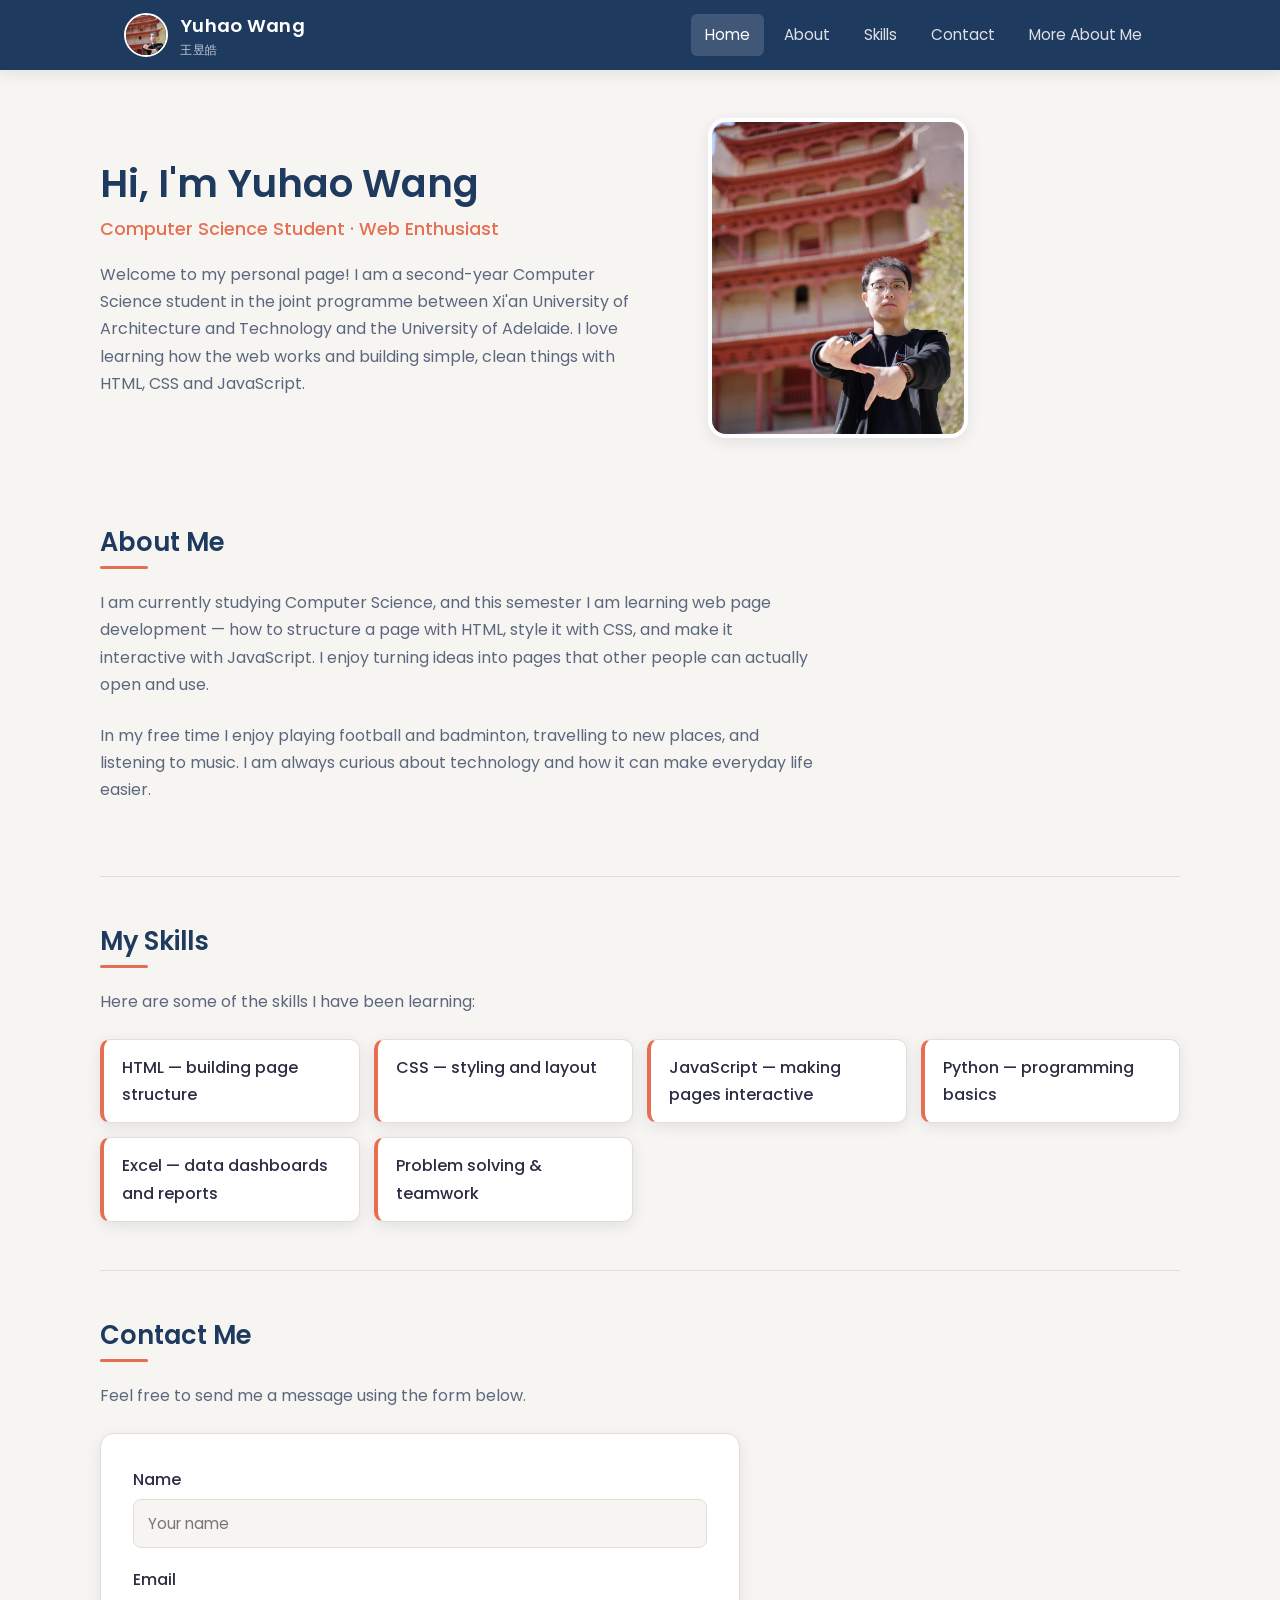
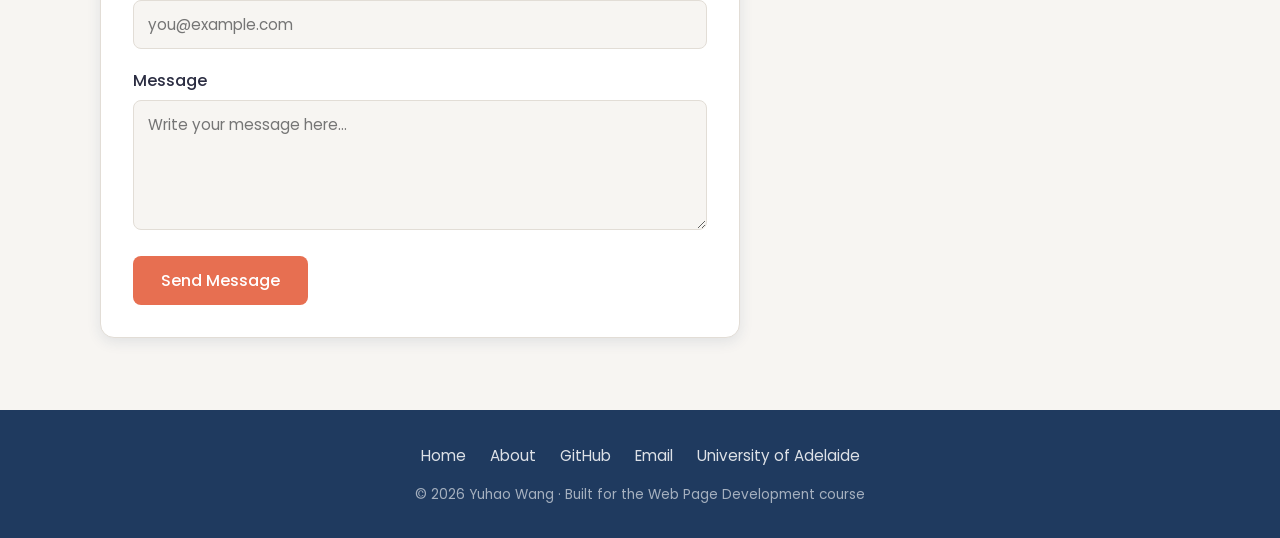
<file: Assignment1.2_PersonalProfilePage/index.html>
<!DOCTYPE html>
<html lang="en">
<head>
  <meta charset="UTF-8">
  <meta name="viewport" content="width=device-width, initial-scale=1.0">
  <title>Yuhao Wang | Personal Profile Page</title>

  <!-- Google Fonts (requirement: use fonts from Google Fonts) -->
  <link rel="preconnect" href="https://fonts.googleapis.com">
  <link rel="preconnect" href="https://fonts.gstatic.com" crossorigin>
  <link href="https://fonts.googleapis.com/css2?family=Poppins:wght@300;400;500;600&display=swap" rel="stylesheet">

  <!-- Link stylesheet with a relative path -->
  <link rel="stylesheet" href="css/styles.css">
</head>
<body>

  <!-- ============ Header: name, photo and navigation links ============ -->
  <header class="site-header">
    <nav class="nav">
      <div class="brand">
        <img src="images/profile.jpg" alt="Yuhao Wang profile photo">
        <span>
          Yuhao Wang
          <span class="brand-sub">王昱皓</span>
        </span>
      </div>
      <ul class="nav-links">
        <li><a href="index.html" class="active">Home</a></li>
        <li><a href="index.html#about">About</a></li>
        <li><a href="index.html#skills">Skills</a></li>
        <li><a href="index.html#contact">Contact</a></li>
        <li><a href="about.html">More About Me</a></li>
      </ul>
    </nav>
  </header>

  <main>

    <!-- ============ Hero ============ -->
    <section class="container hero">
      <div class="hero-text">
        <h1>Hi, I'm Yuhao Wang</h1>
        <p class="tagline">Computer Science Student · Web Enthusiast</p>
        <p>
          Welcome to my personal page! I am a second-year Computer Science student
          in the joint programme between Xi'an University of Architecture and
          Technology and the University of Adelaide. I love learning how the web
          works and building simple, clean things with HTML, CSS and JavaScript.
        </p>
      </div>
      <div class="hero-photo">
        <img src="images/profile.jpg" alt="A photo of Yuhao Wang">
      </div>
    </section>

    <!-- ============ About section ============ -->
    <section id="about" class="section container">
      <h2>About Me</h2>
      <p class="lead">
        I am currently studying Computer Science, and this semester I am learning
        web page development — how to structure a page with HTML, style it with
        CSS, and make it interactive with JavaScript. I enjoy turning ideas into
        pages that other people can actually open and use.
      </p>
      <p class="lead">
        In my free time I enjoy playing football and badminton, travelling to new
        places, and listening to music. I am always curious about technology and
        how it can make everyday life easier.
      </p>
    </section>

    <!-- ============ Skills section (HTML list with CSS styling) ============ -->
    <section id="skills" class="section container">
      <h2>My Skills</h2>
      <p class="lead">Here are some of the skills I have been learning:</p>
      <ul class="skills-list">
        <li>HTML — building page structure</li>
        <li>CSS — styling and layout</li>
        <li>JavaScript — making pages interactive</li>
        <li>Python — programming basics</li>
        <li>Excel — data dashboards and reports</li>
        <li>Problem solving &amp; teamwork</li>
      </ul>
    </section>

    <!-- ============ Contact form ============ -->
    <section id="contact" class="section container">
      <h2>Contact Me</h2>
      <p class="lead">Feel free to send me a message using the form below.</p>

      <form class="contact-form" action="#" method="post">
        <div class="form-group">
          <label for="name">Name</label>
          <input type="text" id="name" name="name" placeholder="Your name" required>
        </div>

        <div class="form-group">
          <label for="email">Email</label>
          <input type="email" id="email" name="email" placeholder="you@example.com" required>
        </div>

        <div class="form-group">
          <label for="message">Message</label>
          <textarea id="message" name="message" placeholder="Write your message here..." required></textarea>
        </div>

        <button type="submit" class="btn">Send Message</button>
      </form>
    </section>

  </main>

  <!-- ============ Footer with links ============ -->
  <footer class="site-footer">
    <ul class="footer-links">
      <li><a href="index.html">Home</a></li>
      <li><a href="about.html">About</a></li>
      <li><a href="https://github.com/" target="_blank" rel="noopener">GitHub</a></li>
      <li><a href="mailto:2686757902@qq.com">Email</a></li>
      <li><a href="https://www.adelaide.edu.au/" target="_blank" rel="noopener">University of Adelaide</a></li>
    </ul>
    <p>&copy; 2026 Yuhao Wang · Built for the Web Page Development course</p>
  </footer>

</body>
</html>
</file>
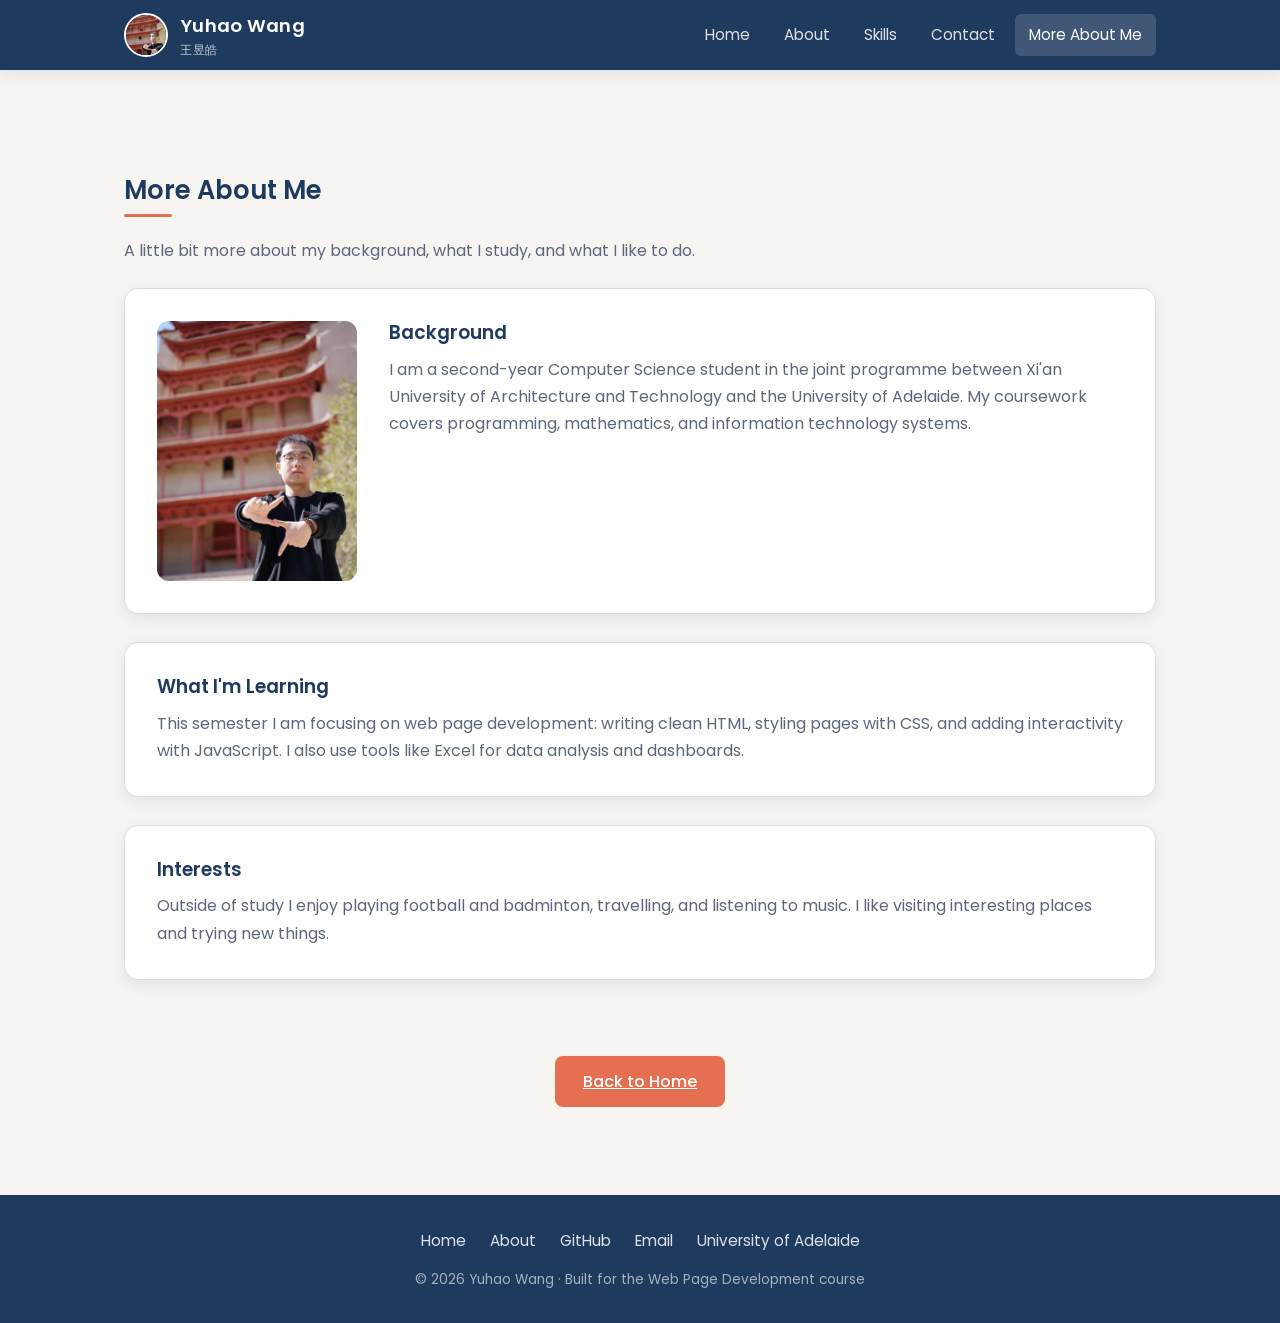
<file: Assignment1.2_PersonalProfilePage/about.html>
<!DOCTYPE html>
<html lang="en">
<head>
  <meta charset="UTF-8">
  <meta name="viewport" content="width=device-width, initial-scale=1.0">
  <title>About Me | Yuhao Wang</title>

  <!-- Google Fonts (same fonts as the home page) -->
  <link rel="preconnect" href="https://fonts.googleapis.com">
  <link rel="preconnect" href="https://fonts.gstatic.com" crossorigin>
  <link href="https://fonts.googleapis.com/css2?family=Poppins:wght@300;400;500;600&display=swap" rel="stylesheet">

  <!-- Link stylesheet with a relative path -->
  <link rel="stylesheet" href="css/styles.css">
</head>
<body>

  <!-- ============ Header: name, photo and navigation links ============ -->
  <header class="site-header">
    <nav class="nav">
      <div class="brand">
        <img src="images/profile.jpg" alt="Yuhao Wang profile photo">
        <span>
          Yuhao Wang
          <span class="brand-sub">王昱皓</span>
        </span>
      </div>
      <ul class="nav-links">
        <li><a href="index.html">Home</a></li>
        <li><a href="index.html#about">About</a></li>
        <li><a href="index.html#skills">Skills</a></li>
        <li><a href="index.html#contact">Contact</a></li>
        <li><a href="about.html" class="active">More About Me</a></li>
      </ul>
    </nav>
  </header>

  <main class="container">

    <section class="section">
      <h2>More About Me</h2>
      <p class="lead">
        A little bit more about my background, what I study, and what I like to do.
      </p>

      <div class="about-card">
        <img src="images/profile.jpg" alt="A photo of Yuhao Wang">
        <div>
          <h3>Background</h3>
          <p>
            I am a second-year Computer Science student in the joint programme
            between Xi'an University of Architecture and Technology and the
            University of Adelaide. My coursework covers programming, mathematics,
            and information technology systems.
          </p>
        </div>
      </div>

      <div class="about-card">
        <div>
          <h3>What I'm Learning</h3>
          <p>
            This semester I am focusing on web page development: writing clean
            HTML, styling pages with CSS, and adding interactivity with
            JavaScript. I also use tools like Excel for data analysis and
            dashboards.
          </p>
        </div>
      </div>

      <div class="about-card">
        <div>
          <h3>Interests</h3>
          <p>
            Outside of study I enjoy playing football and badminton, travelling,
            and listening to music. I like visiting interesting places and trying
            new things.
          </p>
        </div>
      </div>
    </section>

    <p style="text-align:center; margin-bottom: 8px;">
      <a href="index.html" class="btn">Back to Home</a>
    </p>

  </main>

  <!-- ============ Footer with links ============ -->
  <footer class="site-footer">
    <ul class="footer-links">
      <li><a href="index.html">Home</a></li>
      <li><a href="about.html">About</a></li>
      <li><a href="https://github.com/" target="_blank" rel="noopener">GitHub</a></li>
      <li><a href="mailto:2686757902@qq.com">Email</a></li>
      <li><a href="https://www.adelaide.edu.au/" target="_blank" rel="noopener">University of Adelaide</a></li>
    </ul>
    <p>&copy; 2026 Yuhao Wang · Built for the Web Page Development course</p>
  </footer>

</body>
</html>
</file>
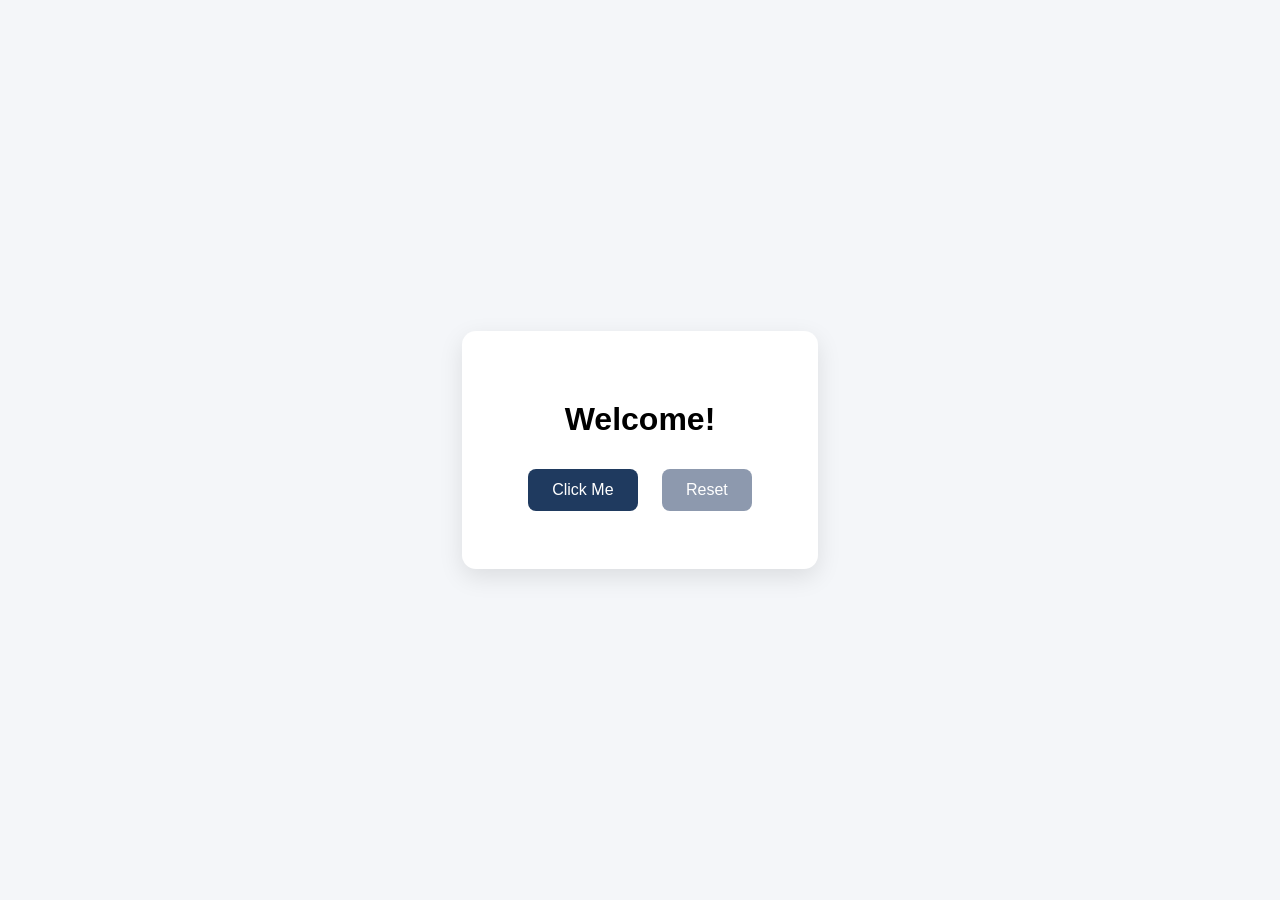
<file: Assignment1.3_InteractivePage/mypage.html>
<!DOCTYPE html>
<html lang="en">
<head>
  <meta charset="UTF-8">
  <meta name="viewport" content="width=device-width, initial-scale=1.0">
  <title>My Interactive Page</title>

  <!-- Simple styling (not required by the steps, just to make the page look tidy) -->
  <style>
    body {
      font-family: "Segoe UI", Arial, sans-serif;
      display: flex;
      justify-content: center;
      align-items: center;
      min-height: 100vh;
      margin: 0;
      background-color: #f4f6f9;
    }

    .card {
      background: #ffffff;
      padding: 48px 56px;
      border-radius: 14px;
      box-shadow: 0 8px 24px rgba(0, 0, 0, 0.10);
      text-align: center;
    }

    button {
      margin: 10px;
      padding: 12px 24px;
      font-size: 1rem;
      font-family: inherit;
      border: none;
      border-radius: 8px;
      background-color: #1f3a5f;
      color: #ffffff;
      cursor: pointer;
    }

    button:hover {
      opacity: 0.9;
    }

    /* The reset button (Step 9 bonus) uses a softer colour */
    #resetButton {
      background-color: #8d99ae;
    }
  </style>
</head>
<body>

  <div class="card">
    <!-- Step 2: Add a heading -->
    <h1 id="myHeading">Welcome!</h1>

    <!-- Step 3: Add a button -->
    <button id="myButton">Click Me</button>

    <!-- Step 9 (Bonus): a second button that changes the heading back -->
    <button id="resetButton">Reset</button>
  </div>

  <!-- Step 4: Add a <script> section before </body> -->
  <script>
    // Step 5: Use document.getElementById to find the button
    const myButton = document.getElementById('myButton');

    // Step 6: Use addEventListener to listen for 'click' events
    myButton.addEventListener('click', function () {

      // Step 7: When clicked, change the heading text to something fun
      document.getElementById('myHeading').textContent = 'You clicked me! Hooray!';

      // Step 8 (Bonus): Change the heading colour too!
      document.getElementById('myHeading').style.color = '#e76f51';
    });

    // Step 9 (Bonus): Add a second button that changes it back
    const resetButton = document.getElementById('resetButton');
    resetButton.addEventListener('click', function () {
      document.getElementById('myHeading').textContent = 'Welcome!';
      document.getElementById('myHeading').style.color = '#000000';
    });
  </script>

</body>
</html>
</file>
<file: Assignment1.2_PersonalProfilePage/css/styles.css>
/* ============================================================
   Personal Profile Page — styles.css
   Assignment 1.2: Build a Personal Profile Page
   Course: Web Page Development
   ------------------------------------------------------------
   This stylesheet is linked from every page with a relative
   path:  <link rel="stylesheet" href="css/styles.css">
   ============================================================ */

/* ---------- Colour scheme & design tokens ---------- */
:root {
  --primary: #1f3a5f;      /* deep navy — main colour */
  --primary-dark: #16293f; /* darker navy for hover */
  --accent: #e76f51;       /* terracotta — highlight colour */
  --accent-soft: #f4a261;  /* warm amber — secondary highlight */
  --bg: #f7f5f2;           /* warm off-white page background */
  --card: #ffffff;         /* card background */
  --text: #2b2d42;         /* main text colour */
  --text-light: #5c677d;   /* secondary text colour */
  --border: #e2ddd6;       /* light border colour */
  --shadow: 0 4px 14px rgba(31, 58, 95, 0.10);
}

/* ---------- Reset & base ---------- */
* {
  margin: 0;
  padding: 0;
  box-sizing: border-box;
}

html {
  scroll-behavior: smooth;  /* smooth scrolling for anchor links */
}

body {
  font-family: "Poppins", "Segoe UI", "Microsoft YaHei", Arial, sans-serif;
  background-color: var(--bg);
  color: var(--text);
  line-height: 1.7;
}

img {
  max-width: 100%;
  display: block;
}

h1, h2, h3 {
  font-weight: 600;
  line-height: 1.3;
}

/* ---------- Header & navigation ---------- */
.site-header {
  position: sticky;
  top: 0;
  background-color: var(--primary);
  color: #ffffff;
  box-shadow: var(--shadow);
  z-index: 10;
}

.nav {
  max-width: 1080px;
  margin: 0 auto;
  padding: 0 24px;
  height: 70px;
  display: flex;
  align-items: center;
  justify-content: space-between;
  gap: 16px;
}

/* Brand: name + photo on the left of the header */
.brand {
  display: flex;
  align-items: center;
  gap: 12px;
  font-weight: 600;
  font-size: 1.15rem;
  letter-spacing: 0.3px;
}

.brand img {
  width: 44px;
  height: 44px;
  border-radius: 50%;
  object-fit: cover;      /* crop the photo neatly inside a circle */
  border: 2px solid #ffffff;
}

.brand .brand-sub {
  display: block;
  font-size: 0.72rem;
  font-weight: 400;
  color: rgba(255, 255, 255, 0.75);
  letter-spacing: 0.5px;
}

/* Navigation links (an HTML list, styled with CSS) */
.nav-links {
  list-style: none;
  display: flex;
  gap: 6px;
  flex-wrap: wrap;
}

.nav-links a {
  display: inline-block;
  color: rgba(255, 255, 255, 0.85);
  text-decoration: none;
  padding: 8px 14px;
  border-radius: 6px;
  font-size: 0.95rem;
  transition: background-color 0.2s ease, color 0.2s ease;
}

.nav-links a:hover,
.nav-links a.active {
  background-color: rgba(255, 255, 255, 0.15);
  color: #ffffff;
}

/* ---------- Layout container ---------- */
.container {
  max-width: 1080px;
  margin: 0 auto;
  padding: 56px 24px;
}

/* ---------- Hero ---------- */
.hero {
  display: flex;
  align-items: center;
  gap: 48px;
  padding: 48px 0 40px;
}

.hero-text h1 {
  font-size: 2.4rem;
  color: var(--primary);
  margin-bottom: 6px;
}

.hero-text .tagline {
  font-size: 1.1rem;
  color: var(--accent);
  font-weight: 500;
  margin-bottom: 16px;
}

.hero-text p {
  color: var(--text-light);
  max-width: 560px;
}

.hero-photo {
  flex-shrink: 0;
}

.hero-photo img {
  width: 260px;
  height: 320px;
  object-fit: cover;
  border-radius: 18px;
  box-shadow: var(--shadow);
  border: 4px solid var(--card);
}

/* ---------- Sections ---------- */
.section {
  padding: 48px 0;
}

.section + .section {
  border-top: 1px solid var(--border);
}

.section h2 {
  font-size: 1.6rem;
  color: var(--primary);
  margin-bottom: 20px;
  position: relative;
  padding-bottom: 10px;
}

.section h2::after {
  content: "";
  position: absolute;
  left: 0;
  bottom: 0;
  width: 48px;
  height: 3px;
  border-radius: 3px;
  background: var(--accent);
}

.section p.lead {
  color: var(--text-light);
  max-width: 720px;
  margin-bottom: 24px;
}

/* ---------- Skills (HTML list with CSS styling) ---------- */
.skills-list {
  list-style: none;
  display: grid;
  grid-template-columns: repeat(auto-fit, minmax(220px, 1fr));
  gap: 14px;
}

.skills-list li {
  background: var(--card);
  border: 1px solid var(--border);
  border-left: 4px solid var(--accent);
  border-radius: 10px;
  padding: 14px 18px;
  font-weight: 500;
  box-shadow: var(--shadow);
  transition: transform 0.2s ease, box-shadow 0.2s ease;
}

.skills-list li:hover {
  transform: translateY(-3px);
  box-shadow: 0 8px 20px rgba(31, 58, 95, 0.14);
}

/* ---------- Contact form ---------- */
.contact-form {
  background: var(--card);
  border: 1px solid var(--border);
  border-radius: 14px;
  padding: 32px;
  max-width: 640px;
  box-shadow: var(--shadow);
}

.form-group {
  margin-bottom: 18px;
}

.form-group label {
  display: block;
  font-weight: 500;
  margin-bottom: 6px;
  color: var(--text);
}

.form-group input,
.form-group textarea {
  width: 100%;
  padding: 12px 14px;
  border: 1px solid var(--border);
  border-radius: 8px;
  font-family: inherit;
  font-size: 0.95rem;
  background: var(--bg);
  color: var(--text);
  transition: border-color 0.2s ease, box-shadow 0.2s ease;
}

.form-group input:focus,
.form-group textarea:focus {
  outline: none;
  border-color: var(--accent);
  box-shadow: 0 0 0 3px rgba(231, 111, 81, 0.15);
  background: #ffffff;
}

.form-group textarea {
  resize: vertical;
  min-height: 130px;
}

.btn {
  display: inline-block;
  border: none;
  background: var(--accent);
  color: #ffffff;
  font-family: inherit;
  font-size: 1rem;
  font-weight: 500;
  padding: 12px 28px;
  border-radius: 8px;
  cursor: pointer;
  transition: background-color 0.2s ease;
}

.btn:hover {
  background: var(--primary);
}

/* ---------- Footer ---------- */
.site-footer {
  background: var(--primary);
  color: rgba(255, 255, 255, 0.85);
  padding: 32px 24px;
  text-align: center;
  margin-top: 24px;
}

.footer-links {
  list-style: none;
  display: flex;
  justify-content: center;
  gap: 24px;
  flex-wrap: wrap;
  margin-bottom: 14px;
}

.footer-links a {
  color: rgba(255, 255, 255, 0.85);
  text-decoration: none;
  font-size: 0.95rem;
}

.footer-links a:hover {
  color: var(--accent-soft);
}

.site-footer p {
  font-size: 0.85rem;
  color: rgba(255, 255, 255, 0.6);
}

/* ---------- About page extra styles ---------- */
.about-card {
  display: flex;
  gap: 32px;
  align-items: flex-start;
  background: var(--card);
  border: 1px solid var(--border);
  border-radius: 14px;
  padding: 32px;
  box-shadow: var(--shadow);
  margin-bottom: 28px;
}

.about-card img {
  width: 200px;
  height: 260px;
  object-fit: cover;
  border-radius: 12px;
  flex-shrink: 0;
}

.about-card h3 {
  color: var(--primary);
  margin-bottom: 10px;
}

.about-card p {
  color: var(--text-light);
}

/* ---------- Responsive ---------- */
@media (max-width: 760px) {
  .nav {
    height: auto;
    flex-direction: column;
    padding: 16px 24px;
  }

  .nav-links {
    justify-content: center;
  }

  .hero {
    flex-direction: column-reverse;
    text-align: center;
    gap: 24px;
  }

  .hero-text p {
    margin: 0 auto;
  }

  .hero-photo img {
    width: 200px;
    height: 250px;
  }

  .about-card {
    flex-direction: column;
    align-items: center;
    text-align: center;
  }

  .section h2::after {
    left: 50%;
    transform: translateX(-50%);
  }
}
</file>
